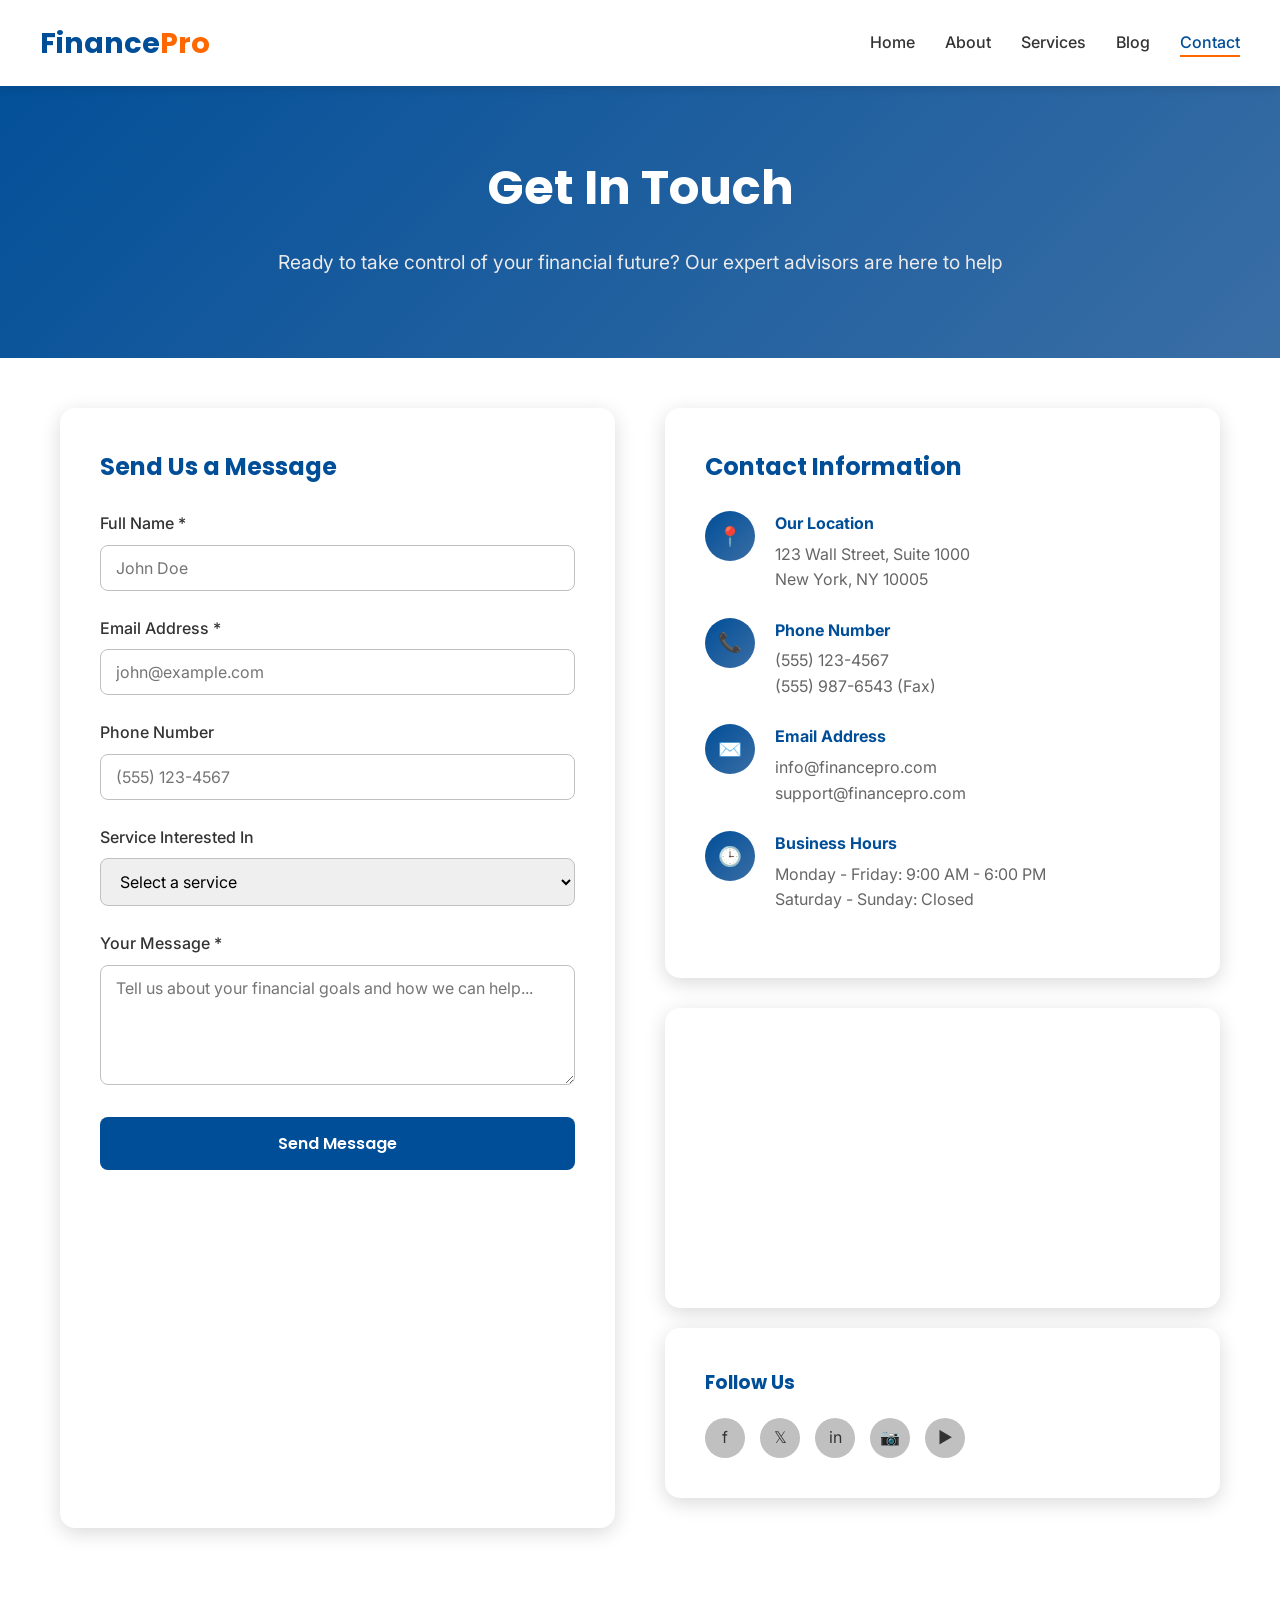
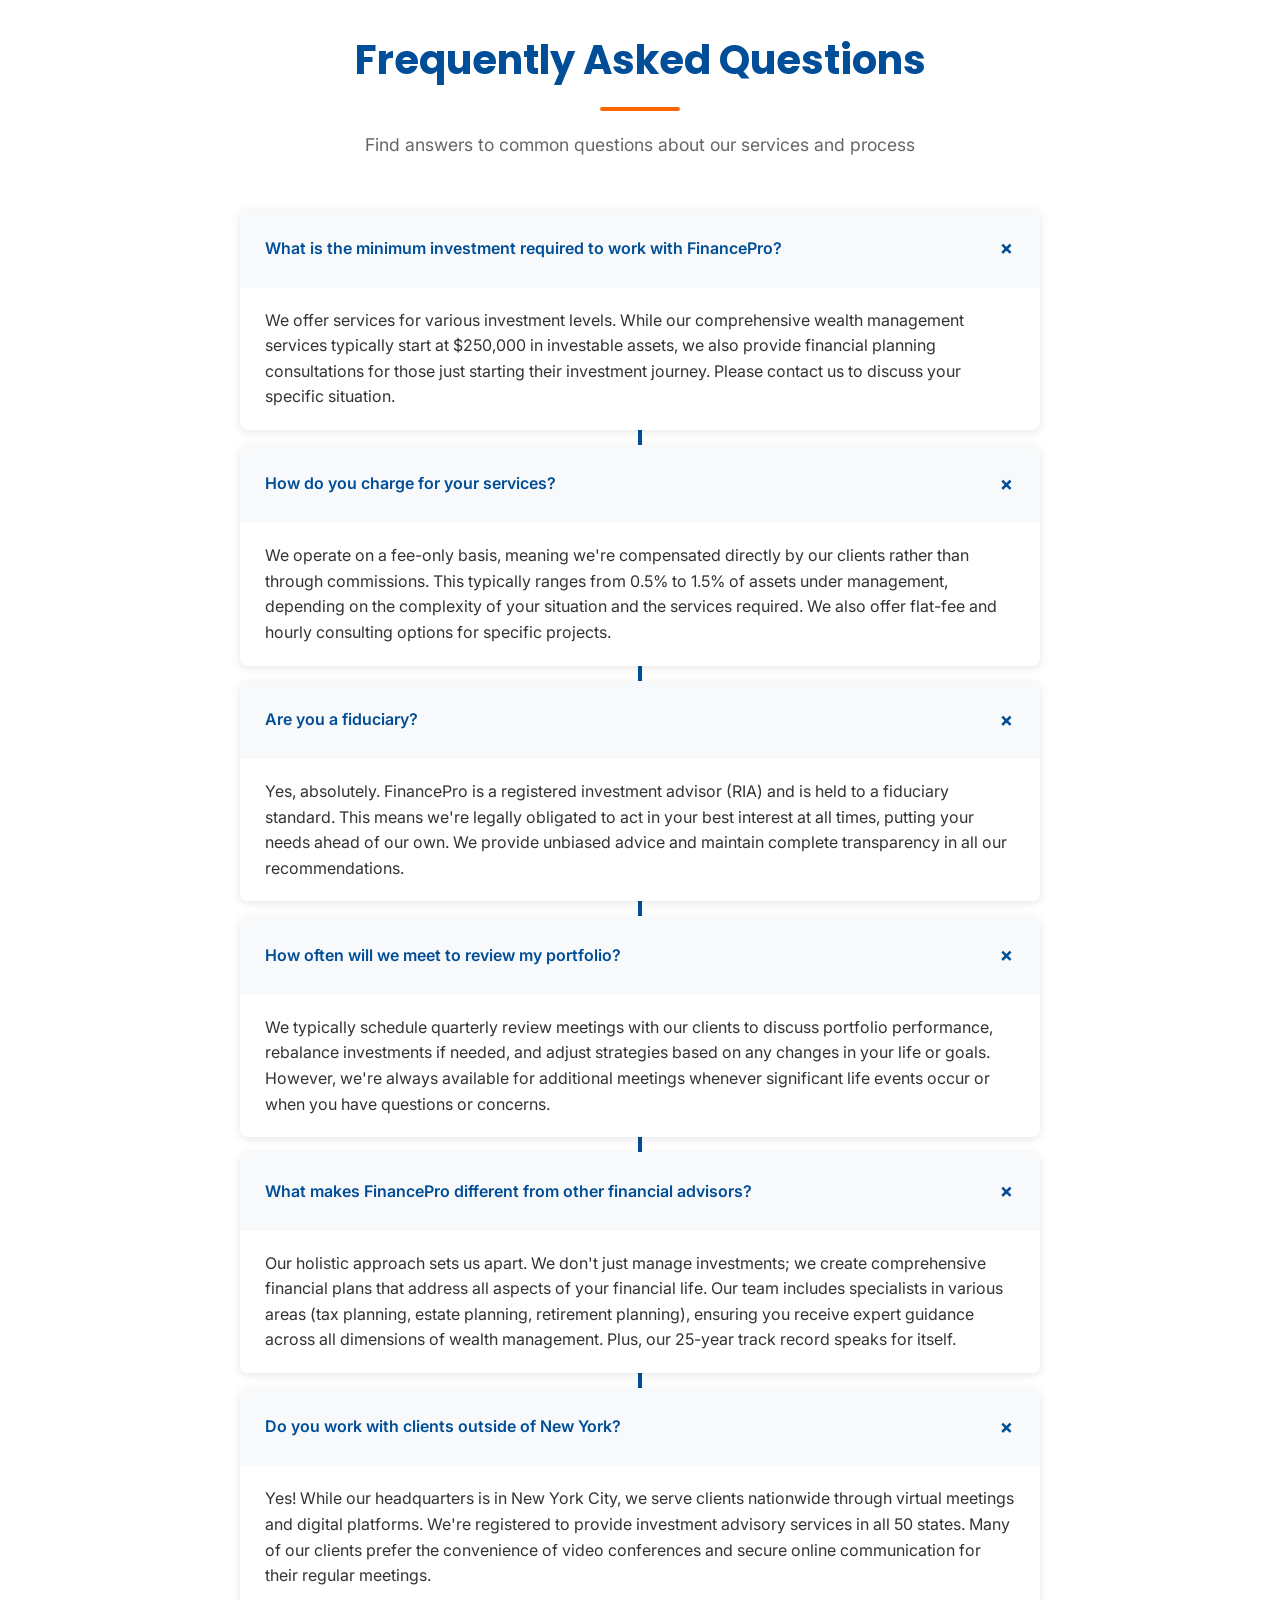
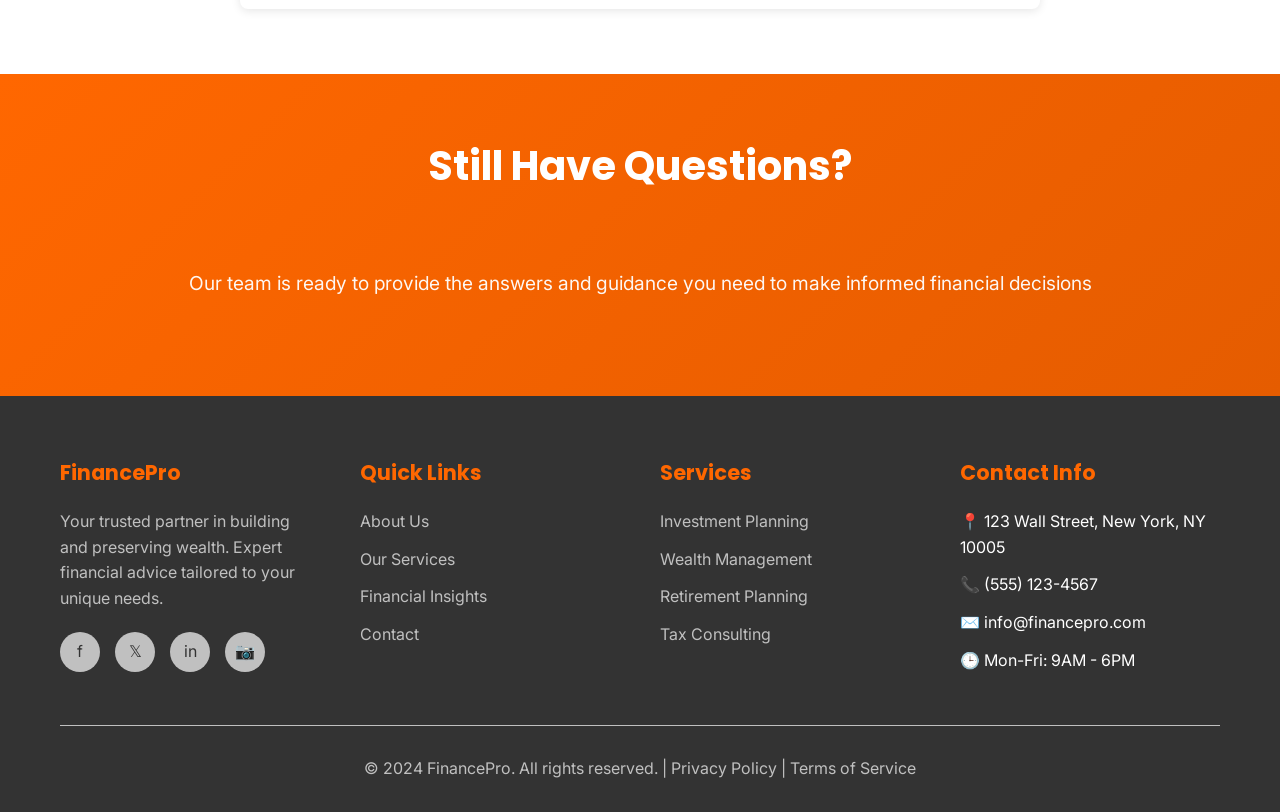
<file: finance-website/contact.html>
<!DOCTYPE html>
<html lang="en">
<head>
  <meta charset="UTF-8">
  <meta name="viewport" content="width=device-width, initial-scale=1.0">
  <meta name="description" content="Get in touch with FinancePro's expert financial advisors. Schedule a consultation to discuss your investment, retirement, and wealth management needs.">
  <meta name="keywords" content="contact financial advisor, finance consultation, investment advisor contact, wealth management contact, financial planning consultation">
  <meta name="author" content="FinancePro">
  
  <!-- Open Graph Meta Tags -->
  <meta property="og:title" content="Contact Us - FinancePro Financial Advisors">
  <meta property="og:description" content="Ready to take control of your financial future? Contact our expert team for a free consultation.">
  <meta property="og:type" content="website">
  
  <title>Contact Us - FinancePro | Free Financial Consultation</title>
  
  <!-- Google Fonts -->
  <link rel="preconnect" href="https://fonts.googleapis.com">
  <link rel="preconnect" href="https://fonts.gstatic.com" crossorigin>
  <link href="https://fonts.googleapis.com/css2?family=Inter:wght@300;400;500;600;700&family=Poppins:wght@400;500;600;700;800&display=swap" rel="stylesheet">
  
  <!-- Stylesheet -->
  <link rel="stylesheet" href="css/style.css">
  
  <!-- Favicon -->
  <link rel="icon" type="image/svg+xml" href="data:image/svg+xml,<svg xmlns='http://www.w3.org/2000/svg' viewBox='0 0 100 100'><text y='.9em' font-size='90'>💰</text></svg>">
</head>
<body>
  
  <!-- Loading Screen -->
  <div class="loading">
    <div class="loading-spinner"></div>
  </div>
  
  <!-- Header & Navigation -->
  <header class="header">
    <nav class="navbar container">
      <a href="index.html" class="logo">Finance<span>Pro</span></a>
      
      <ul class="nav-menu">
        <li class="nav-item"><a href="index.html" class="nav-link">Home</a></li>
        <li class="nav-item"><a href="about.html" class="nav-link">About</a></li>
        <li class="nav-item"><a href="services.html" class="nav-link">Services</a></li>
        <li class="nav-item"><a href="blog.html" class="nav-link">Blog</a></li>
        <li class="nav-item"><a href="contact.html" class="nav-link active">Contact</a></li>
      </ul>
      
      <div class="hamburger">
        <span class="bar"></span>
        <span class="bar"></span>
        <span class="bar"></span>
      </div>
    </nav>
  </header>
  
  <!-- Contact Hero -->
  <section class="contact-hero">
    <div class="container">
      <h1>Get In Touch</h1>
      <p>Ready to take control of your financial future? Our expert advisors are here to help</p>
    </div>
  </section>
  
  <!-- Contact Container -->
  <div class="container">
    <div class="contact-container">
      
      <!-- Contact Form -->
      <div class="contact-form-wrapper reveal-left">
        <h2 style="font-family: var(--font-secondary); color: var(--primary-color); margin-bottom: 25px;">Send Us a Message</h2>
        
        <form id="contactForm">
          <div class="form-group">
            <label for="name">Full Name *</label>
            <input type="text" id="name" name="name" placeholder="John Doe" required>
            <span class="error-message">Name is required</span>
          </div>
          
          <div class="form-group">
            <label for="email">Email Address *</label>
            <input type="email" id="email" name="email" placeholder="john@example.com" required>
            <span class="error-message">Please enter a valid email address</span>
          </div>
          
          <div class="form-group">
            <label for="phone">Phone Number</label>
            <input type="tel" id="phone" name="phone" placeholder="(555) 123-4567">
            <span class="error-message">Please enter a valid phone number</span>
          </div>
          
          <div class="form-group">
            <label for="service">Service Interested In</label>
            <select id="service" name="service">
              <option value="">Select a service</option>
              <option value="investment">Investment Planning</option>
              <option value="wealth">Wealth Management</option>
              <option value="retirement">Retirement Planning</option>
              <option value="tax">Tax Consulting</option>
              <option value="corporate">Corporate Finance</option>
              <option value="other">Other</option>
            </select>
          </div>
          
          <div class="form-group">
            <label for="message">Your Message *</label>
            <textarea id="message" name="message" placeholder="Tell us about your financial goals and how we can help..." required></textarea>
            <span class="error-message">Message is required</span>
          </div>
          
          <button type="submit" class="btn btn-primary" style="width: 100%;">Send Message</button>
        </form>
      </div>
      
      <!-- Contact Info -->
      <div class="contact-info reveal-right">
        
        <div class="contact-info-card">
          <h2 style="font-family: var(--font-secondary); color: var(--primary-color); margin-bottom: 25px;">Contact Information</h2>
          
          <div class="contact-info-item">
            <div class="contact-info-icon">📍</div>
            <div class="contact-info-text">
              <h4>Our Location</h4>
              <p>123 Wall Street, Suite 1000<br>New York, NY 10005</p>
            </div>
          </div>
          
          <div class="contact-info-item">
            <div class="contact-info-icon">📞</div>
            <div class="contact-info-text">
              <h4>Phone Number</h4>
              <p>(555) 123-4567<br>(555) 987-6543 (Fax)</p>
            </div>
          </div>
          
          <div class="contact-info-item">
            <div class="contact-info-icon">✉️</div>
            <div class="contact-info-text">
              <h4>Email Address</h4>
              <p>info@financepro.com<br>support@financepro.com</p>
            </div>
          </div>
          
          <div class="contact-info-item">
            <div class="contact-info-icon">🕒</div>
            <div class="contact-info-text">
              <h4>Business Hours</h4>
              <p>Monday - Friday: 9:00 AM - 6:00 PM<br>Saturday - Sunday: Closed</p>
            </div>
          </div>
        </div>
        
        <!-- Map -->
        <div class="map-container">
          <iframe src="https://www.google.com/maps/embed?pb=!1m18!1m12!1m3!1d3022.1422937950147!2d-73.9873196845941!3d40.75889497932681!2m3!1f0!2f0!3f0!3m2!1i1024!2i768!4f13.1!3m3!1m2!1s0x89c25855c6480299%3A0x55194ec5a1ae072e!2sTimes%20Square!5e0!3m2!1sen!2sus!4v1635959545214!5m2!1sen!2sus" allowfullscreen="" loading="lazy"></iframe>
        </div>
        
        <!-- Social Media -->
        <div class="contact-info-card mt-20">
          <h3 style="font-family: var(--font-secondary); color: var(--primary-color); margin-bottom: 20px;">Follow Us</h3>
          <div class="social-icons">
            <a href="#" class="social-icon" aria-label="Facebook">f</a>
            <a href="#" class="social-icon" aria-label="Twitter">𝕏</a>
            <a href="#" class="social-icon" aria-label="LinkedIn">in</a>
            <a href="#" class="social-icon" aria-label="Instagram">📷</a>
            <a href="#" class="social-icon" aria-label="YouTube">▶</a>
          </div>
        </div>
        
      </div>
    </div>
  </div>
  
  <!-- FAQ Section -->
  <section class="faq-section">
    <div class="container">
      <h2 class="section-title reveal">Frequently Asked Questions</h2>
      <p class="section-subtitle reveal">Find answers to common questions about our services and process</p>
      
      <div class="timeline">
        
        <div class="faq-item reveal">
          <div class="faq-question">
            <span>What is the minimum investment required to work with FinancePro?</span>
            <span class="icon">+</span>
          </div>
          <div class="faq-answer">
            <p>We offer services for various investment levels. While our comprehensive wealth management services typically start at $250,000 in investable assets, we also provide financial planning consultations for those just starting their investment journey. Please contact us to discuss your specific situation.</p>
          </div>
        </div>
        
        <div class="faq-item reveal">
          <div class="faq-question">
            <span>How do you charge for your services?</span>
            <span class="icon">+</span>
          </div>
          <div class="faq-answer">
            <p>We operate on a fee-only basis, meaning we're compensated directly by our clients rather than through commissions. This typically ranges from 0.5% to 1.5% of assets under management, depending on the complexity of your situation and the services required. We also offer flat-fee and hourly consulting options for specific projects.</p>
          </div>
        </div>
        
        <div class="faq-item reveal">
          <div class="faq-question">
            <span>Are you a fiduciary?</span>
            <span class="icon">+</span>
          </div>
          <div class="faq-answer">
            <p>Yes, absolutely. FinancePro is a registered investment advisor (RIA) and is held to a fiduciary standard. This means we're legally obligated to act in your best interest at all times, putting your needs ahead of our own. We provide unbiased advice and maintain complete transparency in all our recommendations.</p>
          </div>
        </div>
        
        <div class="faq-item reveal">
          <div class="faq-question">
            <span>How often will we meet to review my portfolio?</span>
            <span class="icon">+</span>
          </div>
          <div class="faq-answer">
            <p>We typically schedule quarterly review meetings with our clients to discuss portfolio performance, rebalance investments if needed, and adjust strategies based on any changes in your life or goals. However, we're always available for additional meetings whenever significant life events occur or when you have questions or concerns.</p>
          </div>
        </div>
        
        <div class="faq-item reveal">
          <div class="faq-question">
            <span>What makes FinancePro different from other financial advisors?</span>
            <span class="icon">+</span>
          </div>
          <div class="faq-answer">
            <p>Our holistic approach sets us apart. We don't just manage investments; we create comprehensive financial plans that address all aspects of your financial life. Our team includes specialists in various areas (tax planning, estate planning, retirement planning), ensuring you receive expert guidance across all dimensions of wealth management. Plus, our 25-year track record speaks for itself.</p>
          </div>
        </div>
        
        <div class="faq-item reveal">
          <div class="faq-question">
            <span>Do you work with clients outside of New York?</span>
            <span class="icon">+</span>
          </div>
          <div class="faq-answer">
            <p>Yes! While our headquarters is in New York City, we serve clients nationwide through virtual meetings and digital platforms. We're registered to provide investment advisory services in all 50 states. Many of our clients prefer the convenience of video conferences and secure online communication for their regular meetings.</p>
          </div>
        </div>
        
      </div>
    </div>
  </section>
  
  <!-- CTA Banner -->
  <section class="cta-banner">
    <div class="container">
      <h2 class="reveal">Still Have Questions?</h2>
      <p class="reveal">Our team is ready to provide the answers and guidance you need to make informed financial decisions</p>
      <a href="tel:5551234567" class="btn btn-outline reveal">Call (555) 123-4567</a>
    </div>
  </section>
  
  <!-- Footer -->
  <footer class="footer">
    <div class="container">
      <div class="footer-content">
        <div class="footer-column">
          <h3>FinancePro</h3>
          <p>Your trusted partner in building and preserving wealth. Expert financial advice tailored to your unique needs.</p>
          <div class="social-icons">
            <a href="#" class="social-icon" aria-label="Facebook">f</a>
            <a href="#" class="social-icon" aria-label="Twitter">𝕏</a>
            <a href="#" class="social-icon" aria-label="LinkedIn">in</a>
            <a href="#" class="social-icon" aria-label="Instagram">📷</a>
          </div>
        </div>
        
        <div class="footer-column">
          <h3>Quick Links</h3>
          <ul class="footer-links">
            <li><a href="about.html">About Us</a></li>
            <li><a href="services.html">Our Services</a></li>
            <li><a href="blog.html">Financial Insights</a></li>
            <li><a href="contact.html">Contact</a></li>
          </ul>
        </div>
        
        <div class="footer-column">
          <h3>Services</h3>
          <ul class="footer-links">
            <li><a href="services.html">Investment Planning</a></li>
            <li><a href="services.html">Wealth Management</a></li>
            <li><a href="services.html">Retirement Planning</a></li>
            <li><a href="services.html">Tax Consulting</a></li>
          </ul>
        </div>
        
        <div class="footer-column">
          <h3>Contact Info</h3>
          <ul class="footer-links">
            <li>📍 123 Wall Street, New York, NY 10005</li>
            <li>📞 (555) 123-4567</li>
            <li>✉️ info@financepro.com</li>
            <li>🕒 Mon-Fri: 9AM - 6PM</li>
          </ul>
        </div>
      </div>
      
      <div class="footer-bottom">
        <p>&copy; 2024 FinancePro. All rights reserved. | <a href="#">Privacy Policy</a> | <a href="#">Terms of Service</a></p>
      </div>
    </div>
  </footer>
  
  <!-- Main JavaScript -->
  <script src="js/script.js"></script>
  
</body>
</html>
</file>
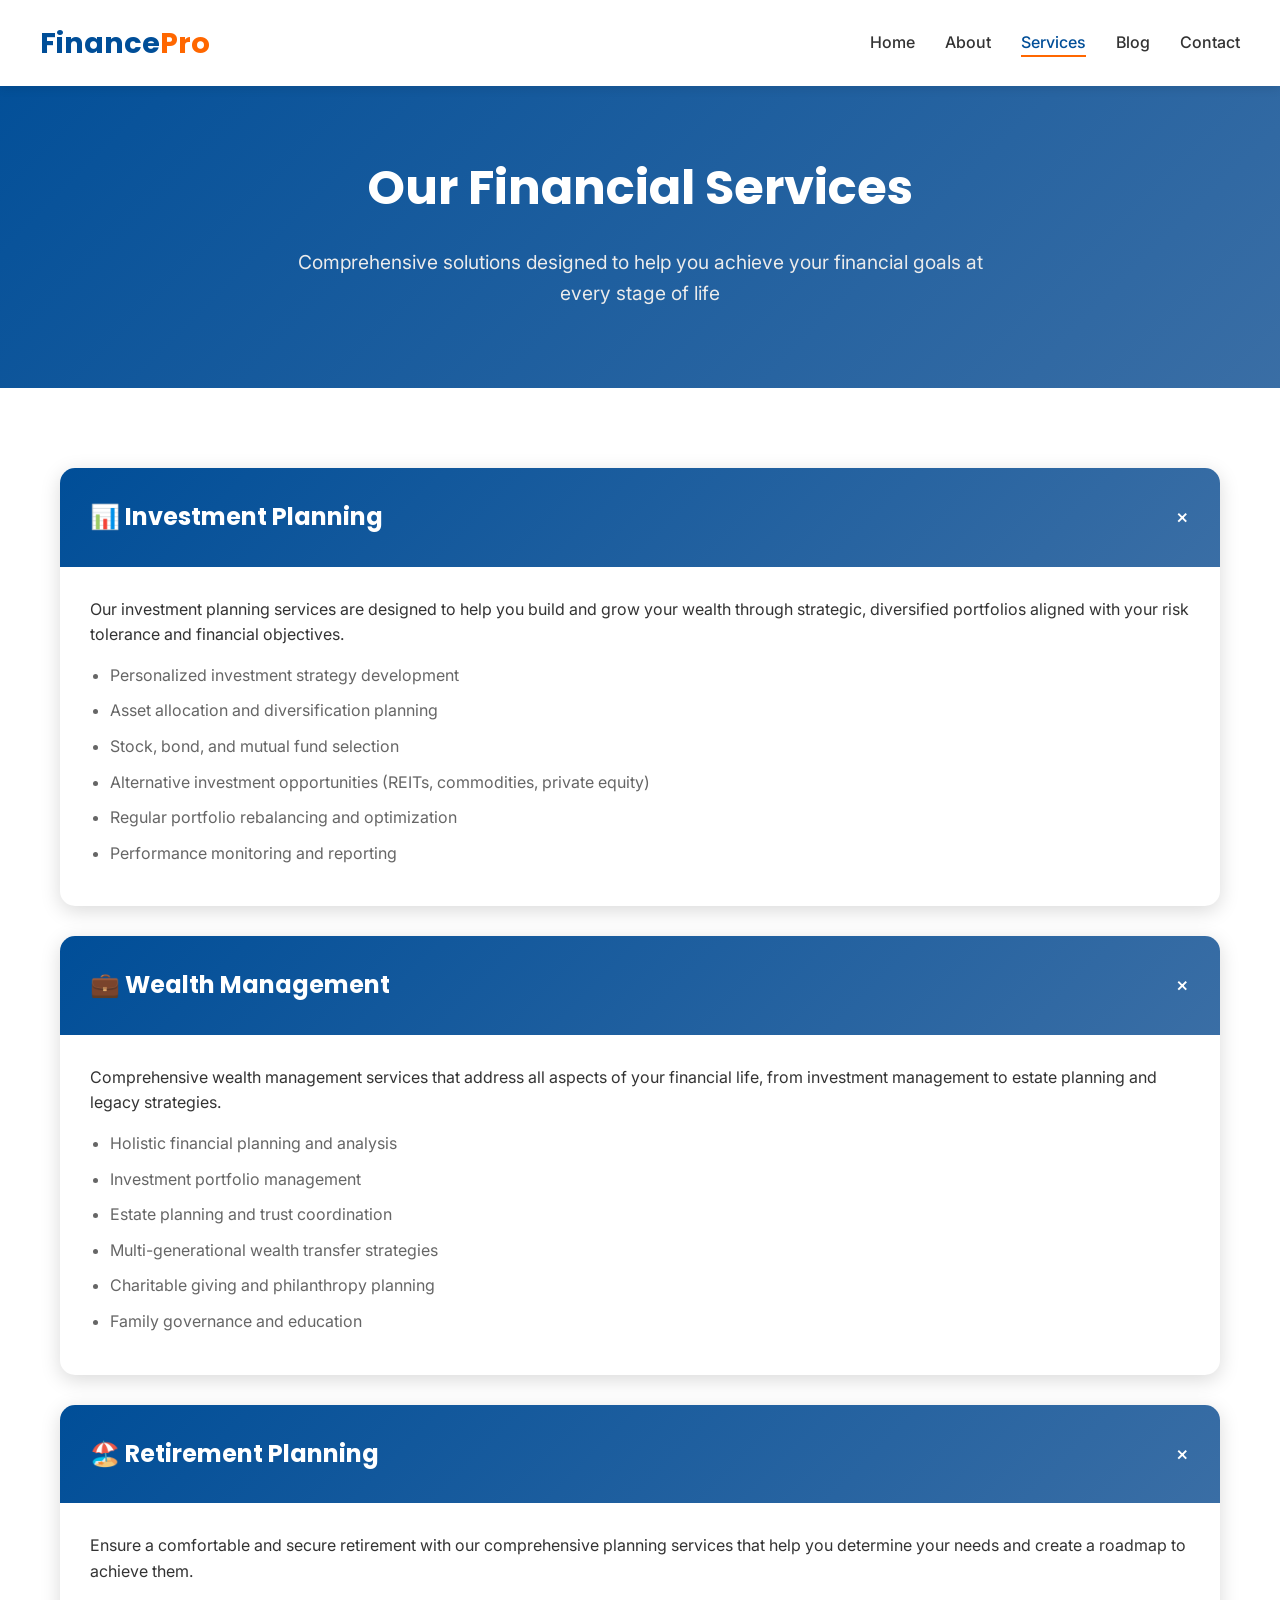
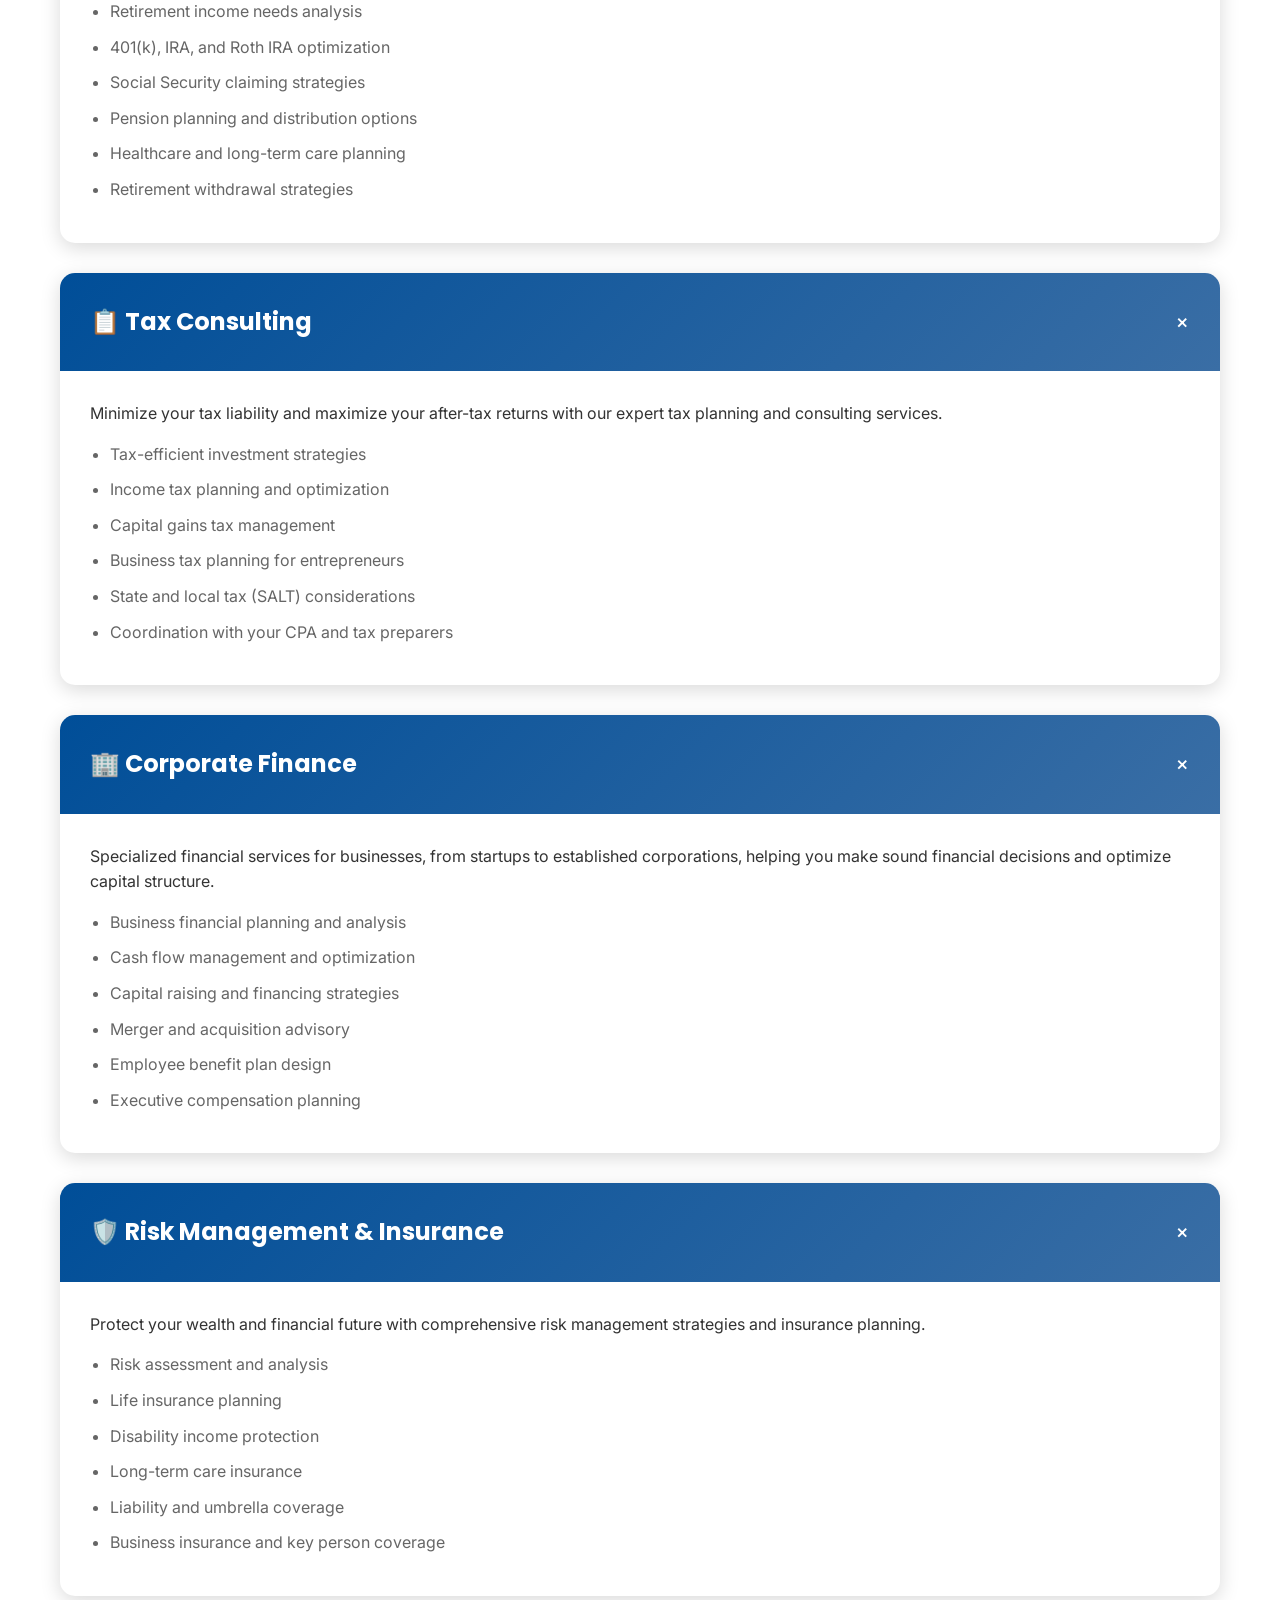
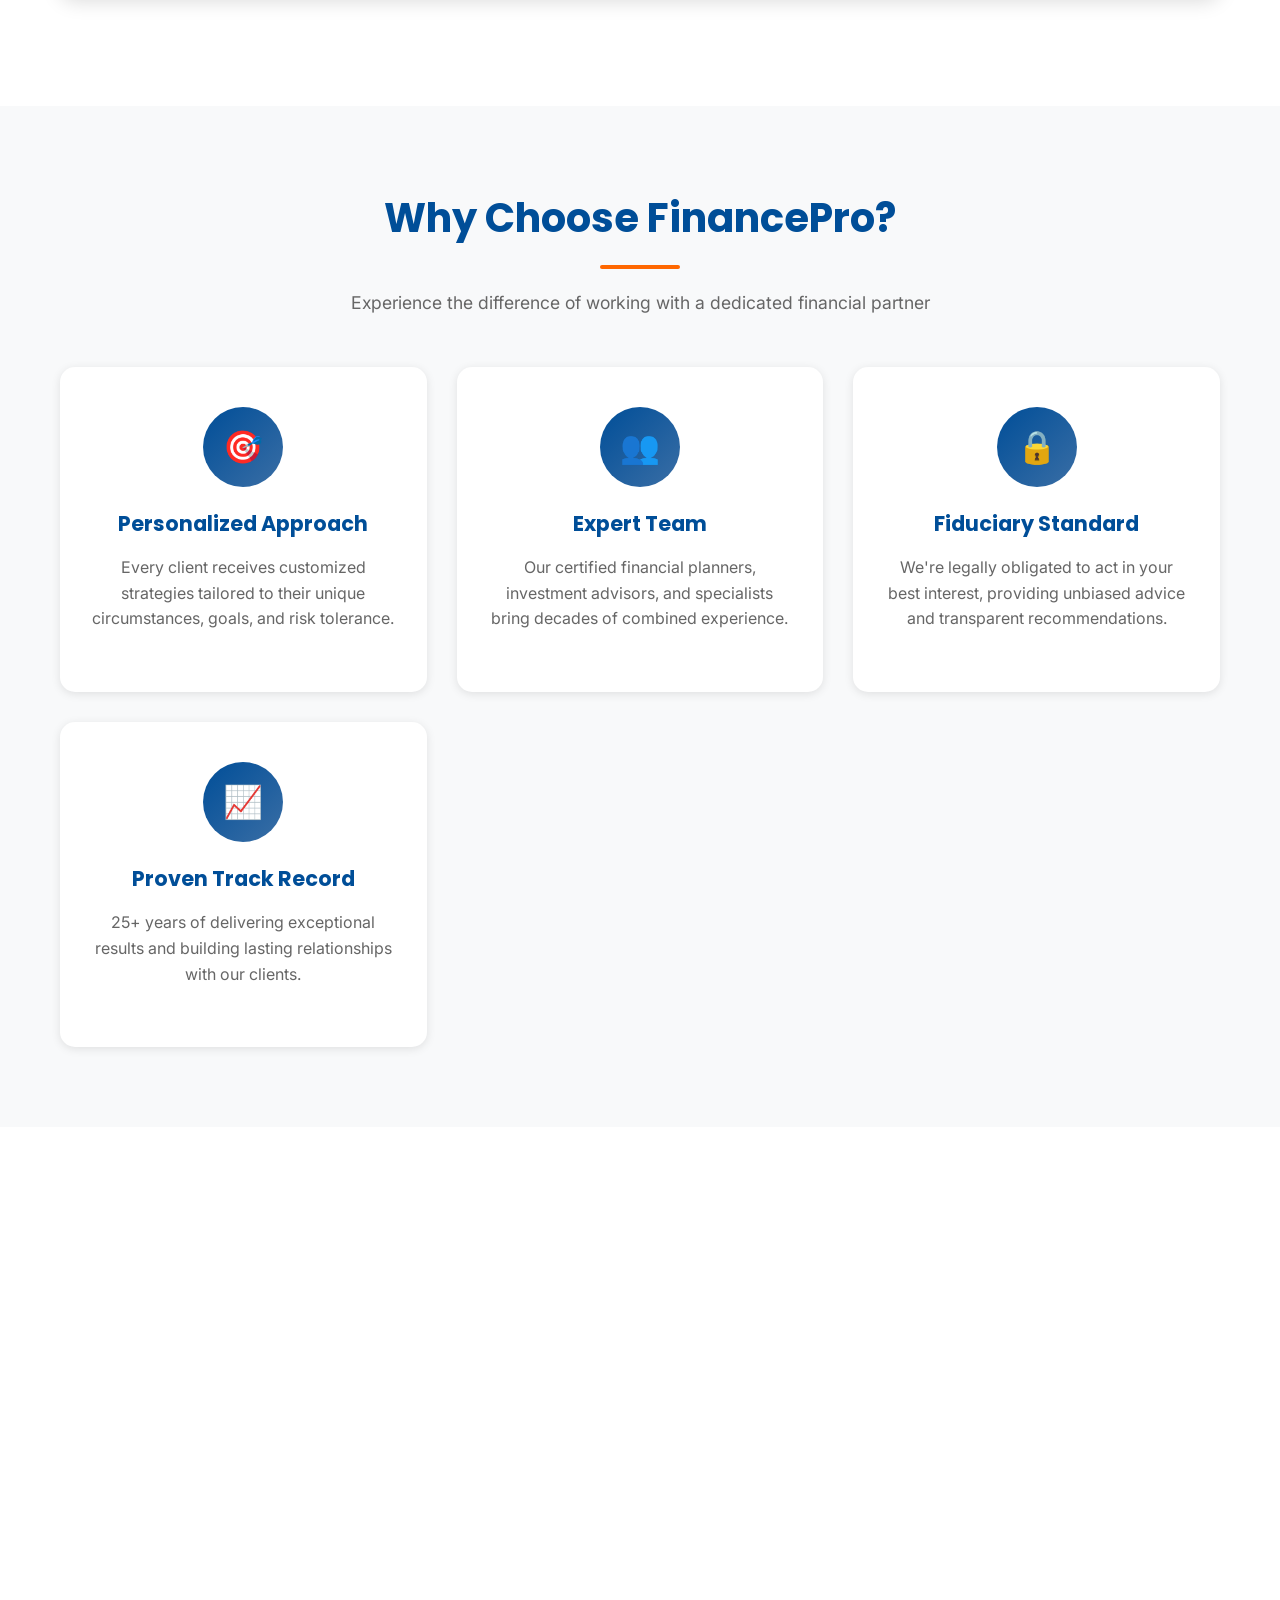
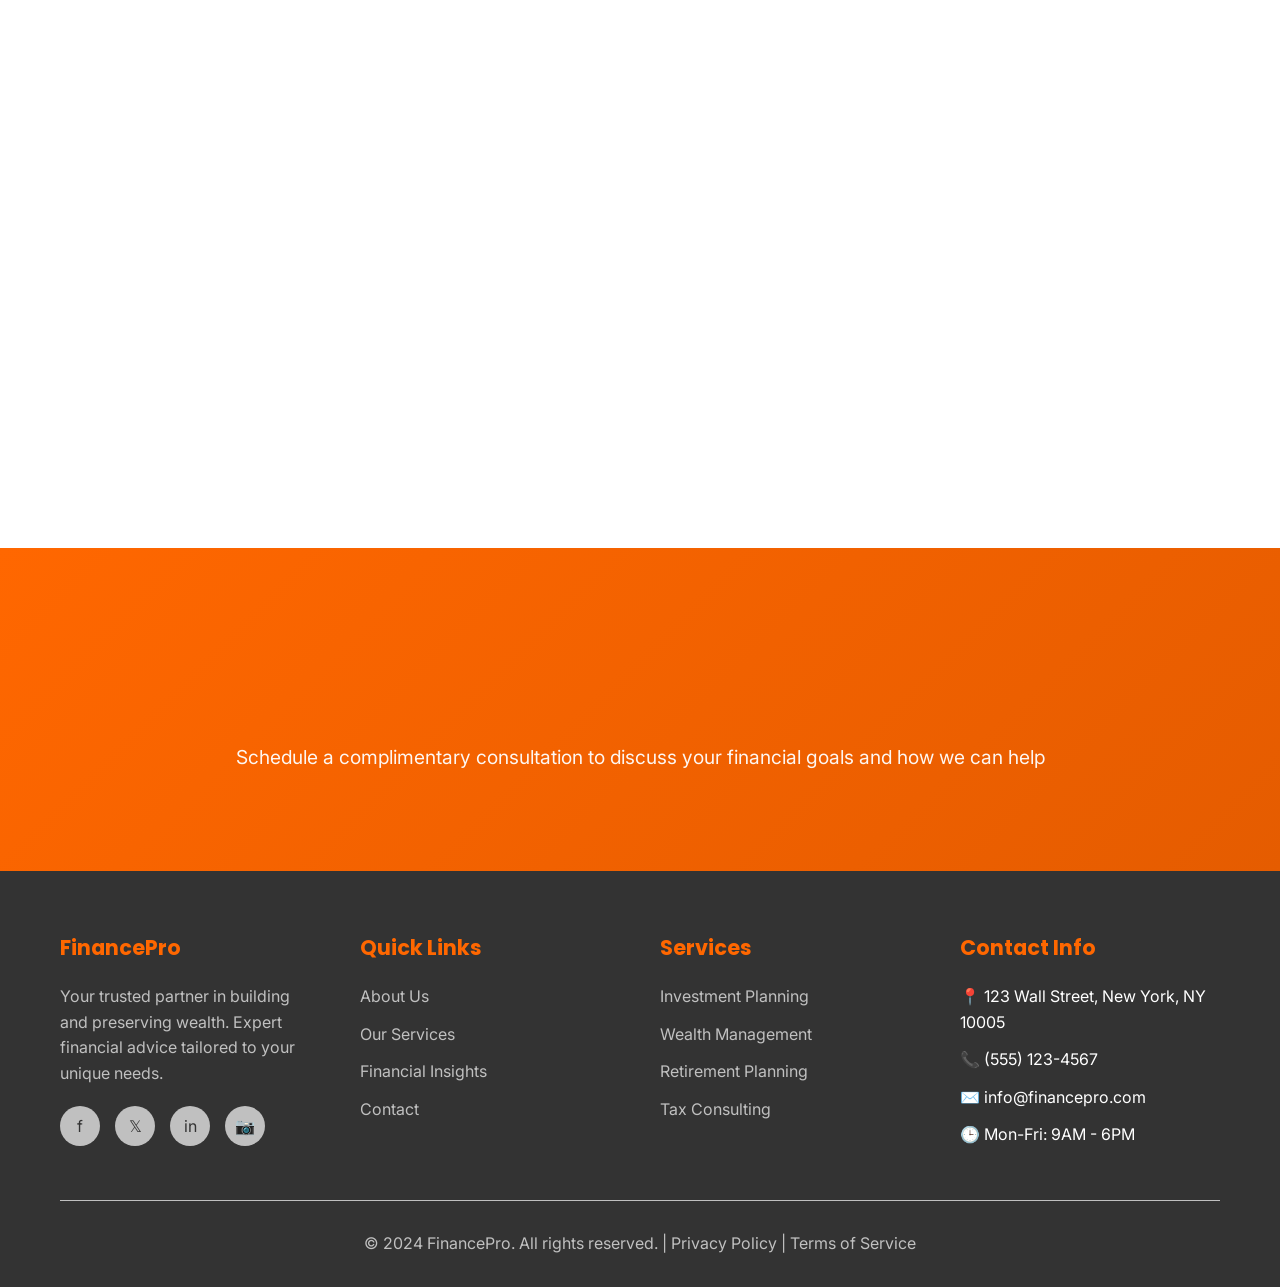
<file: finance-website/services.html>
<!DOCTYPE html>
<html lang="en">
<head>
  <meta charset="UTF-8">
  <meta name="viewport" content="width=device-width, initial-scale=1.0">
  <meta name="description" content="Explore our comprehensive financial services including investment planning, wealth management, retirement planning, tax consulting, and corporate finance solutions.">
  <meta name="keywords" content="financial services, investment planning, wealth management, retirement planning, tax consulting, corporate finance">
  <meta name="author" content="FinancePro">
  
  <!-- Open Graph Meta Tags -->
  <meta property="og:title" content="Our Services - FinancePro Financial Solutions">
  <meta property="og:description" content="Comprehensive financial services tailored to your needs. Expert guidance for every stage of your financial journey.">
  <meta property="og:type" content="website">
  
  <title>Our Services - FinancePro | Investment & Wealth Management Solutions</title>
  
  <!-- Google Fonts -->
  <link rel="preconnect" href="https://fonts.googleapis.com">
  <link rel="preconnect" href="https://fonts.gstatic.com" crossorigin>
  <link href="https://fonts.googleapis.com/css2?family=Inter:wght@300;400;500;600;700&family=Poppins:wght@400;500;600;700;800&display=swap" rel="stylesheet">
  
  <!-- Stylesheet -->
  <link rel="stylesheet" href="css/style.css">
  
  <!-- Favicon -->
  <link rel="icon" type="image/svg+xml" href="data:image/svg+xml,<svg xmlns='http://www.w3.org/2000/svg' viewBox='0 0 100 100'><text y='.9em' font-size='90'>💰</text></svg>">
</head>
<body>
  
  <!-- Loading Screen -->
  <div class="loading">
    <div class="loading-spinner"></div>
  </div>
  
  <!-- Header & Navigation -->
  <header class="header">
    <nav class="navbar container">
      <a href="index.html" class="logo">Finance<span>Pro</span></a>
      
      <ul class="nav-menu">
        <li class="nav-item"><a href="index.html" class="nav-link">Home</a></li>
        <li class="nav-item"><a href="about.html" class="nav-link">About</a></li>
        <li class="nav-item"><a href="services.html" class="nav-link active">Services</a></li>
        <li class="nav-item"><a href="blog.html" class="nav-link">Blog</a></li>
        <li class="nav-item"><a href="contact.html" class="nav-link">Contact</a></li>
      </ul>
      
      <div class="hamburger">
        <span class="bar"></span>
        <span class="bar"></span>
        <span class="bar"></span>
      </div>
    </nav>
  </header>
  
  <!-- Services Hero -->
  <section class="services-hero">
    <div class="container">
      <h1>Our Financial Services</h1>
      <p>Comprehensive solutions designed to help you achieve your financial goals at every stage of life</p>
    </div>
  </section>
  
  <!-- Services Detail Section -->
  <section class="section">
    <div class="container">
      
      <!-- Investment Planning -->
      <div class="service-detail-card reveal">
        <div class="service-detail-header">
          <h3>📊 Investment Planning</h3>
          <span class="toggle-icon">+</span>
        </div>
        <div class="service-detail-body">
          <p>Our investment planning services are designed to help you build and grow your wealth through strategic, diversified portfolios aligned with your risk tolerance and financial objectives.</p>
          <ul>
            <li>Personalized investment strategy development</li>
            <li>Asset allocation and diversification planning</li>
            <li>Stock, bond, and mutual fund selection</li>
            <li>Alternative investment opportunities (REITs, commodities, private equity)</li>
            <li>Regular portfolio rebalancing and optimization</li>
            <li>Performance monitoring and reporting</li>
          </ul>
        </div>
      </div>
      
      <!-- Wealth Management -->
      <div class="service-detail-card reveal">
        <div class="service-detail-header">
          <h3>💼 Wealth Management</h3>
          <span class="toggle-icon">+</span>
        </div>
        <div class="service-detail-body">
          <p>Comprehensive wealth management services that address all aspects of your financial life, from investment management to estate planning and legacy strategies.</p>
          <ul>
            <li>Holistic financial planning and analysis</li>
            <li>Investment portfolio management</li>
            <li>Estate planning and trust coordination</li>
            <li>Multi-generational wealth transfer strategies</li>
            <li>Charitable giving and philanthropy planning</li>
            <li>Family governance and education</li>
          </ul>
        </div>
      </div>
      
      <!-- Retirement Planning -->
      <div class="service-detail-card reveal">
        <div class="service-detail-header">
          <h3>🏖️ Retirement Planning</h3>
          <span class="toggle-icon">+</span>
        </div>
        <div class="service-detail-body">
          <p>Ensure a comfortable and secure retirement with our comprehensive planning services that help you determine your needs and create a roadmap to achieve them.</p>
          <ul>
            <li>Retirement income needs analysis</li>
            <li>401(k), IRA, and Roth IRA optimization</li>
            <li>Social Security claiming strategies</li>
            <li>Pension planning and distribution options</li>
            <li>Healthcare and long-term care planning</li>
            <li>Retirement withdrawal strategies</li>
          </ul>
        </div>
      </div>
      
      <!-- Tax Consulting -->
      <div class="service-detail-card reveal">
        <div class="service-detail-header">
          <h3>📋 Tax Consulting</h3>
          <span class="toggle-icon">+</span>
        </div>
        <div class="service-detail-body">
          <p>Minimize your tax liability and maximize your after-tax returns with our expert tax planning and consulting services.</p>
          <ul>
            <li>Tax-efficient investment strategies</li>
            <li>Income tax planning and optimization</li>
            <li>Capital gains tax management</li>
            <li>Business tax planning for entrepreneurs</li>
            <li>State and local tax (SALT) considerations</li>
            <li>Coordination with your CPA and tax preparers</li>
          </ul>
        </div>
      </div>
      
      <!-- Corporate Finance -->
      <div class="service-detail-card reveal">
        <div class="service-detail-header">
          <h3>🏢 Corporate Finance</h3>
          <span class="toggle-icon">+</span>
        </div>
        <div class="service-detail-body">
          <p>Specialized financial services for businesses, from startups to established corporations, helping you make sound financial decisions and optimize capital structure.</p>
          <ul>
            <li>Business financial planning and analysis</li>
            <li>Cash flow management and optimization</li>
            <li>Capital raising and financing strategies</li>
            <li>Merger and acquisition advisory</li>
            <li>Employee benefit plan design</li>
            <li>Executive compensation planning</li>
          </ul>
        </div>
      </div>
      
      <!-- Risk Management -->
      <div class="service-detail-card reveal">
        <div class="service-detail-header">
          <h3>🛡️ Risk Management & Insurance</h3>
          <span class="toggle-icon">+</span>
        </div>
        <div class="service-detail-body">
          <p>Protect your wealth and financial future with comprehensive risk management strategies and insurance planning.</p>
          <ul>
            <li>Risk assessment and analysis</li>
            <li>Life insurance planning</li>
            <li>Disability income protection</li>
            <li>Long-term care insurance</li>
            <li>Liability and umbrella coverage</li>
            <li>Business insurance and key person coverage</li>
          </ul>
        </div>
      </div>
      
    </div>
  </section>
  
  <!-- Why Choose Us -->
  <section class="section" style="background: var(--light-gray);">
    <div class="container">
      <h2 class="section-title reveal">Why Choose FinancePro?</h2>
      <p class="section-subtitle reveal">Experience the difference of working with a dedicated financial partner</p>
      
      <div class="services-grid">
        <div class="service-card reveal">
          <div class="service-icon">🎯</div>
          <h3>Personalized Approach</h3>
          <p>Every client receives customized strategies tailored to their unique circumstances, goals, and risk tolerance.</p>
        </div>
        
        <div class="service-card reveal">
          <div class="service-icon">👥</div>
          <h3>Expert Team</h3>
          <p>Our certified financial planners, investment advisors, and specialists bring decades of combined experience.</p>
        </div>
        
        <div class="service-card reveal">
          <div class="service-icon">🔒</div>
          <h3>Fiduciary Standard</h3>
          <p>We're legally obligated to act in your best interest, providing unbiased advice and transparent recommendations.</p>
        </div>
        
        <div class="service-card reveal">
          <div class="service-icon">📈</div>
          <h3>Proven Track Record</h3>
          <p>25+ years of delivering exceptional results and building lasting relationships with our clients.</p>
        </div>
      </div>
    </div>
  </section>
  
  <!-- Process Section -->
  <section class="section">
    <div class="container">
      <h2 class="section-title reveal">Our Process</h2>
      <p class="section-subtitle reveal">A clear, structured approach to achieving your financial goals</p>
      
      <div class="services-grid">
        <div class="service-card reveal">
          <div class="service-icon">1️⃣</div>
          <h3>Discovery</h3>
          <p>We start by understanding your financial situation, goals, values, and concerns through comprehensive discussions.</p>
        </div>
        
        <div class="service-card reveal">
          <div class="service-icon">2️⃣</div>
          <h3>Analysis</h3>
          <p>Our team analyzes your current financial position and identifies opportunities for improvement and growth.</p>
        </div>
        
        <div class="service-card reveal">
          <div class="service-icon">3️⃣</div>
          <h3>Strategy</h3>
          <p>We develop a customized financial plan with specific recommendations aligned with your objectives.</p>
        </div>
        
        <div class="service-card reveal">
          <div class="service-icon">4️⃣</div>
          <h3>Implementation</h3>
          <p>We help you put the plan into action, coordinating with your other professionals as needed.</p>
        </div>
        
        <div class="service-card reveal">
          <div class="service-icon">5️⃣</div>
          <h3>Monitoring</h3>
          <p>Regular reviews and adjustments ensure your plan stays on track as your life and markets evolve.</p>
        </div>
        
        <div class="service-card reveal">
          <div class="service-icon">6️⃣</div>
          <h3>Support</h3>
          <p>Ongoing communication and support to answer questions and address concerns whenever they arise.</p>
        </div>
      </div>
    </div>
  </section>
  
  <!-- CTA Banner -->
  <section class="cta-banner">
    <div class="container">
      <h2 class="reveal">Ready to Get Started?</h2>
      <p class="reveal">Schedule a complimentary consultation to discuss your financial goals and how we can help</p>
      <a href="contact.html" class="btn btn-outline reveal">Book Your Free Consultation</a>
    </div>
  </section>
  
  <!-- Footer -->
  <footer class="footer">
    <div class="container">
      <div class="footer-content">
        <div class="footer-column">
          <h3>FinancePro</h3>
          <p>Your trusted partner in building and preserving wealth. Expert financial advice tailored to your unique needs.</p>
          <div class="social-icons">
            <a href="#" class="social-icon" aria-label="Facebook">f</a>
            <a href="#" class="social-icon" aria-label="Twitter">𝕏</a>
            <a href="#" class="social-icon" aria-label="LinkedIn">in</a>
            <a href="#" class="social-icon" aria-label="Instagram">📷</a>
          </div>
        </div>
        
        <div class="footer-column">
          <h3>Quick Links</h3>
          <ul class="footer-links">
            <li><a href="about.html">About Us</a></li>
            <li><a href="services.html">Our Services</a></li>
            <li><a href="blog.html">Financial Insights</a></li>
            <li><a href="contact.html">Contact</a></li>
          </ul>
        </div>
        
        <div class="footer-column">
          <h3>Services</h3>
          <ul class="footer-links">
            <li><a href="services.html">Investment Planning</a></li>
            <li><a href="services.html">Wealth Management</a></li>
            <li><a href="services.html">Retirement Planning</a></li>
            <li><a href="services.html">Tax Consulting</a></li>
          </ul>
        </div>
        
        <div class="footer-column">
          <h3>Contact Info</h3>
          <ul class="footer-links">
            <li>📍 123 Wall Street, New York, NY 10005</li>
            <li>📞 (555) 123-4567</li>
            <li>✉️ info@financepro.com</li>
            <li>🕒 Mon-Fri: 9AM - 6PM</li>
          </ul>
        </div>
      </div>
      
      <div class="footer-bottom">
        <p>&copy; 2024 FinancePro. All rights reserved. | <a href="#">Privacy Policy</a> | <a href="#">Terms of Service</a></p>
      </div>
    </div>
  </footer>
  
  <!-- Main JavaScript -->
  <script src="js/script.js"></script>
  
</body>
</html>
</file>
<file: finance-website/css/style.css>
/* ========================================
   FINANCE COMPANY WEBSITE - STYLESHEET
   Modern Professional Finance Template
   ======================================== */

/* CSS Variables */
:root {
  --primary-color: #004e98;
  --secondary-color: #3a6ea5;
  --accent-color: #ff6700;
  --neutral-light: #ebebeb;
  --neutral-medium: #c0c0c0;
  --dark-gray: #333333;
  --light-gray: #f8f9fa;
  --white: #ffffff;
  --black: #000000;
  
  --font-primary: 'Inter', sans-serif;
  --font-secondary: 'Poppins', sans-serif;
  
  --transition-fast: 0.3s ease;
  --transition-medium: 0.5s ease;
  --transition-slow: 0.8s ease;
  
  --shadow-sm: 0 2px 10px rgba(0, 0, 0, 0.1);
  --shadow-md: 0 5px 20px rgba(0, 0, 0, 0.15);
  --shadow-lg: 0 10px 40px rgba(0, 0, 0, 0.2);
  
  --border-radius: 8px;
  --border-radius-lg: 15px;
}

/* Reset & Base Styles */
* {
  margin: 0;
  padding: 0;
  box-sizing: border-box;
}

html {
  scroll-behavior: smooth;
}

body {
  font-family: var(--font-primary);
  color: var(--dark-gray);
  line-height: 1.6;
  overflow-x: hidden;
}

a {
  text-decoration: none;
  color: inherit;
  transition: var(--transition-fast);
}

ul {
  list-style: none;
}

img {
  max-width: 100%;
  height: auto;
  display: block;
}

.container {
  max-width: 1200px;
  margin: 0 auto;
  padding: 0 20px;
}

.section {
  padding: 80px 0;
}

.section-title {
  font-family: var(--font-secondary);
  font-size: 2.5rem;
  color: var(--primary-color);
  text-align: center;
  margin-bottom: 20px;
  position: relative;
}

.section-title::after {
  content: '';
  display: block;
  width: 80px;
  height: 4px;
  background: var(--accent-color);
  margin: 15px auto 0;
  border-radius: 2px;
}

.section-subtitle {
  text-align: center;
  color: #666;
  font-size: 1.1rem;
  max-width: 700px;
  margin: 0 auto 50px;
}

/* Button Styles */
.btn {
  display: inline-block;
  padding: 14px 32px;
  border-radius: var(--border-radius);
  font-weight: 600;
  font-family: var(--font-secondary);
  cursor: pointer;
  transition: all var(--transition-fast);
  border: none;
  font-size: 1rem;
}

.btn-primary {
  background: var(--primary-color);
  color: var(--white);
}

.btn-primary:hover {
  background: var(--secondary-color);
  transform: translateY(-3px);
  box-shadow: var(--shadow-md);
}

.btn-accent {
  background: var(--accent-color);
  color: var(--white);
}

.btn-accent:hover {
  background: #e55c00;
  transform: translateY(-3px);
  box-shadow: var(--shadow-md);
}

.btn-outline {
  background: transparent;
  border: 2px solid var(--white);
  color: var(--white);
}

.btn-outline:hover {
  background: var(--white);
  color: var(--primary-color);
}

/* ========================================
   HEADER & NAVIGATION
   ======================================== */
.header {
  position: fixed;
  top: 0;
  left: 0;
  width: 100%;
  z-index: 1000;
  background: var(--white);
  box-shadow: var(--shadow-sm);
  transition: var(--transition-fast);
}

.header.scrolled {
  box-shadow: var(--shadow-md);
}

.navbar {
  display: flex;
  justify-content: space-between;
  align-items: center;
  padding: 20px 0;
}

.logo {
  font-family: var(--font-secondary);
  font-size: 1.8rem;
  font-weight: 700;
  color: var(--primary-color);
}

.logo span {
  color: var(--accent-color);
}

.nav-menu {
  display: flex;
  gap: 30px;
}

.nav-link {
  font-weight: 500;
  color: var(--dark-gray);
  position: relative;
  padding: 5px 0;
}

.nav-link::after {
  content: '';
  position: absolute;
  bottom: 0;
  left: 0;
  width: 0;
  height: 2px;
  background: var(--accent-color);
  transition: var(--transition-fast);
}

.nav-link:hover::after,
.nav-link.active::after {
  width: 100%;
}

.nav-link:hover,
.nav-link.active {
  color: var(--primary-color);
}

.hamburger {
  display: none;
  cursor: pointer;
  flex-direction: column;
  gap: 5px;
}

.bar {
  width: 25px;
  height: 3px;
  background: var(--primary-color);
  transition: var(--transition-fast);
}

/* Mobile Menu */
@media (max-width: 768px) {
  .hamburger {
    display: flex;
  }

  .nav-menu {
    position: fixed;
    left: -100%;
    top: 70px;
    flex-direction: column;
    background: var(--white);
    width: 100%;
    text-align: center;
    transition: var(--transition-medium);
    box-shadow: var(--shadow-md);
    padding: 20px 0;
  }

  .nav-menu.active {
    left: 0;
  }

  .nav-item {
    margin: 15px 0;
  }

  .hamburger.active .bar:nth-child(1) {
    transform: translateY(8px) rotate(45deg);
  }

  .hamburger.active .bar:nth-child(2) {
    opacity: 0;
  }

  .hamburger.active .bar:nth-child(3) {
    transform: translateY(-8px) rotate(-45deg);
  }
}

/* ========================================
   HERO SECTION
   ======================================== */
.hero {
  background: linear-gradient(135deg, var(--primary-color) 0%, var(--secondary-color) 100%);
  min-height: 100vh;
  display: flex;
  align-items: center;
  padding-top: 80px;
  position: relative;
  overflow: hidden;
}

.hero::before {
  content: '';
  position: absolute;
  top: 0;
  left: 0;
  right: 0;
  bottom: 0;
  background: url('../assets/hero-pattern.svg') repeat;
  opacity: 0.1;
}

.hero-content {
  display: grid;
  grid-template-columns: 1fr 1fr;
  gap: 50px;
  align-items: center;
  position: relative;
  z-index: 1;
}

.hero-text h1 {
  font-family: var(--font-secondary);
  font-size: 3.5rem;
  color: var(--white);
  line-height: 1.2;
  margin-bottom: 20px;
  animation: fadeInUp 1s ease;
}

.hero-text p {
  color: var(--neutral-light);
  font-size: 1.2rem;
  margin-bottom: 30px;
  animation: fadeInUp 1s ease 0.2s backwards;
}

.hero-buttons {
  display: flex;
  gap: 15px;
  animation: fadeInUp 1s ease 0.4s backwards;
}

.hero-image {
  animation: fadeInRight 1s ease;
}

.hero-image img {
  border-radius: var(--border-radius-lg);
  box-shadow: var(--shadow-lg);
}

@keyframes fadeInUp {
  from {
    opacity: 0;
    transform: translateY(30px);
  }
  to {
    opacity: 1;
    transform: translateY(0);
  }
}

@keyframes fadeInRight {
  from {
    opacity: 0;
    transform: translateX(50px);
  }
  to {
    opacity: 1;
    transform: translateX(0);
  }
}

@media (max-width: 968px) {
  .hero-content {
    grid-template-columns: 1fr;
    text-align: center;
  }

  .hero-text h1 {
    font-size: 2.5rem;
  }

  .hero-buttons {
    justify-content: center;
  }

  .hero-image {
    order: -1;
  }
}

/* ========================================
   SERVICES OVERVIEW
   ======================================== */
.services-overview {
  background: var(--light-gray);
}

.services-grid {
  display: grid;
  grid-template-columns: repeat(auto-fit, minmax(280px, 1fr));
  gap: 30px;
}

.service-card {
  background: var(--white);
  padding: 40px 30px;
  border-radius: var(--border-radius-lg);
  box-shadow: var(--shadow-sm);
  transition: all var(--transition-medium);
  text-align: center;
  cursor: pointer;
}

.service-card:hover {
  transform: translateY(-10px);
  box-shadow: var(--shadow-lg);
}

.service-icon {
  width: 80px;
  height: 80px;
  margin: 0 auto 20px;
  background: linear-gradient(135deg, var(--primary-color), var(--secondary-color));
  border-radius: 50%;
  display: flex;
  align-items: center;
  justify-content: center;
  font-size: 2rem;
  color: var(--white);
  transition: var(--transition-medium);
}

.service-card:hover .service-icon {
  transform: scale(1.1) rotate(5deg);
}

.service-card h3 {
  font-family: var(--font-secondary);
  color: var(--primary-color);
  margin-bottom: 15px;
  font-size: 1.3rem;
}

.service-card p {
  color: #666;
  margin-bottom: 20px;
}

.service-link {
  color: var(--accent-color);
  font-weight: 600;
  display: inline-flex;
  align-items: center;
  gap: 5px;
}

.service-link:hover {
  gap: 10px;
}

/* ========================================
   STATISTICS COUNTERS
   ======================================== */
.statistics {
  background: var(--primary-color);
  color: var(--white);
}

.stats-grid {
  display: grid;
  grid-template-columns: repeat(auto-fit, minmax(200px, 1fr));
  gap: 40px;
  text-align: center;
}

.stat-item h2 {
  font-family: var(--font-secondary);
  font-size: 3rem;
  color: var(--accent-color);
  margin-bottom: 10px;
}

.stat-item p {
  font-size: 1.1rem;
  opacity: 0.9;
}

/* ========================================
   INVESTMENT PERFORMANCE
   ======================================== */
.investment-performance {
  background: var(--white);
}

.performance-content {
  display: grid;
  grid-template-columns: 1fr 1fr;
  gap: 50px;
  align-items: center;
}

.performance-chart {
  background: var(--light-gray);
  padding: 30px;
  border-radius: var(--border-radius-lg);
  box-shadow: var(--shadow-sm);
}

.performance-text h3 {
  font-family: var(--font-secondary);
  color: var(--primary-color);
  font-size: 2rem;
  margin-bottom: 20px;
}

.performance-text p {
  color: #666;
  margin-bottom: 30px;
}

.performance-list {
  margin-bottom: 30px;
}

.performance-list li {
  display: flex;
  align-items: center;
  gap: 15px;
  margin-bottom: 15px;
  padding: 15px;
  background: var(--light-gray);
  border-radius: var(--border-radius);
}

.performance-list li::before {
  content: '✓';
  color: var(--accent-color);
  font-weight: bold;
  font-size: 1.2rem;
}

@media (max-width: 768px) {
  .performance-content {
    grid-template-columns: 1fr;
  }
}

/* ========================================
   TESTIMONIALS
   ======================================== */
.testimonials {
  background: var(--light-gray);
}

.testimonials-slider {
  max-width: 900px;
  margin: 0 auto;
  position: relative;
  overflow: hidden;
}

.testimonial-slide {
  background: var(--white);
  padding: 50px;
  border-radius: var(--border-radius-lg);
  box-shadow: var(--shadow-md);
  text-align: center;
  display: none;
}

.testimonial-slide.active {
  display: block;
  animation: fadeIn 0.5s ease;
}

@keyframes fadeIn {
  from { opacity: 0; }
  to { opacity: 1; }
}

.testimonial-text {
  font-size: 1.2rem;
  font-style: italic;
  color: #555;
  margin-bottom: 30px;
  line-height: 1.8;
}

.testimonial-author {
  display: flex;
  align-items: center;
  justify-content: center;
  gap: 15px;
}

.author-avatar {
  width: 60px;
  height: 60px;
  border-radius: 50%;
  object-fit: cover;
}

.author-info h4 {
  color: var(--primary-color);
  font-family: var(--font-secondary);
  margin-bottom: 5px;
}

.author-info p {
  color: #666;
  font-size: 0.9rem;
}

.slider-dots {
  display: flex;
  justify-content: center;
  gap: 10px;
  margin-top: 30px;
}

.dot {
  width: 12px;
  height: 12px;
  border-radius: 50%;
  background: var(--neutral-medium);
  cursor: pointer;
  transition: var(--transition-fast);
}

.dot.active {
  background: var(--accent-color);
  transform: scale(1.2);
}

/* ========================================
   NEWS SECTION
   ======================================== */
.news-section {
  background: var(--white);
}

.news-grid {
  display: grid;
  grid-template-columns: repeat(auto-fit, minmax(300px, 1fr));
  gap: 30px;
}

.news-card {
  background: var(--white);
  border-radius: var(--border-radius-lg);
  overflow: hidden;
  box-shadow: var(--shadow-sm);
  transition: all var(--transition-medium);
}

.news-card:hover {
  transform: translateY(-5px);
  box-shadow: var(--shadow-lg);
}

.news-image {
  height: 200px;
  overflow: hidden;
}

.news-image img {
  width: 100%;
  height: 100%;
  object-fit: cover;
  transition: var(--transition-medium);
}

.news-card:hover .news-image img {
  transform: scale(1.1);
}

.news-content {
  padding: 25px;
}

.news-date {
  color: var(--accent-color);
  font-size: 0.9rem;
  margin-bottom: 10px;
}

.news-content h3 {
  font-family: var(--font-secondary);
  color: var(--primary-color);
  margin-bottom: 15px;
  font-size: 1.2rem;
}

.news-content p {
  color: #666;
  margin-bottom: 20px;
}

.read-more {
  color: var(--primary-color);
  font-weight: 600;
  display: inline-flex;
  align-items: center;
  gap: 5px;
}

.read-more:hover {
  gap: 10px;
  color: var(--accent-color);
}

/* ========================================
   CTA BANNER
   ======================================== */
.cta-banner {
  background: linear-gradient(135deg, var(--accent-color), #e55c00);
  padding: 60px 0;
  text-align: center;
}

.cta-banner h2 {
  font-family: var(--font-secondary);
  font-size: 2.5rem;
  color: var(--white);
  margin-bottom: 20px;
}

.cta-banner p {
  color: var(--white);
  font-size: 1.2rem;
  margin-bottom: 30px;
  opacity: 0.95;
}

/* ========================================
   FOOTER
   ======================================== */
.footer {
  background: var(--dark-gray);
  color: var(--white);
  padding: 60px 0 30px;
}

.footer-content {
  display: grid;
  grid-template-columns: repeat(auto-fit, minmax(250px, 1fr));
  gap: 40px;
  margin-bottom: 40px;
}

.footer-column h3 {
  font-family: var(--font-secondary);
  font-size: 1.3rem;
  margin-bottom: 20px;
  color: var(--accent-color);
}

.footer-column p {
  color: var(--neutral-medium);
  margin-bottom: 20px;
}

.footer-links li {
  margin-bottom: 12px;
}

.footer-links a {
  color: var(--neutral-medium);
  transition: var(--transition-fast);
}

.footer-links a:hover {
  color: var(--accent-color);
  padding-left: 5px;
}

.social-icons {
  display: flex;
  gap: 15px;
}

.social-icon {
  width: 40px;
  height: 40px;
  border-radius: 50%;
  background: var(--neutral-medium);
  display: flex;
  align-items: center;
  justify-content: center;
  color: var(--dark-gray);
  transition: var(--transition-fast);
}

.social-icon:hover {
  background: var(--accent-color);
  color: var(--white);
  transform: translateY(-3px);
}

.footer-bottom {
  border-top: 1px solid var(--neutral-medium);
  padding-top: 30px;
  text-align: center;
  color: var(--neutral-medium);
}

/* ========================================
   ABOUT PAGE SPECIFIC
   ======================================== */
.about-intro {
  background: var(--light-gray);
}

.about-content {
  display: grid;
  grid-template-columns: 1fr 1fr;
  gap: 50px;
  align-items: center;
}

.about-image img {
  border-radius: var(--border-radius-lg);
  box-shadow: var(--shadow-lg);
}

.about-text h3 {
  font-family: var(--font-secondary);
  color: var(--primary-color);
  font-size: 2rem;
  margin-bottom: 20px;
}

.about-text p {
  color: #666;
  margin-bottom: 20px;
}

.mission-vision {
  display: grid;
  grid-template-columns: repeat(auto-fit, minmax(300px, 1fr));
  gap: 40px;
  margin-top: 50px;
}

.mv-card {
  background: var(--white);
  padding: 40px;
  border-radius: var(--border-radius-lg);
  box-shadow: var(--shadow-md);
  text-align: center;
}

.mv-icon {
  font-size: 3rem;
  color: var(--accent-color);
  margin-bottom: 20px;
}

.mv-card h3 {
  font-family: var(--font-secondary);
  color: var(--primary-color);
  margin-bottom: 15px;
}

/* Team Section */
.team-grid {
  display: grid;
  grid-template-columns: repeat(auto-fit, minmax(250px, 1fr));
  gap: 30px;
}

.team-card {
  background: var(--white);
  border-radius: var(--border-radius-lg);
  overflow: hidden;
  box-shadow: var(--shadow-sm);
  transition: var(--transition-medium);
  text-align: center;
}

.team-card:hover {
  transform: translateY(-10px);
  box-shadow: var(--shadow-lg);
}

.team-image {
  height: 280px;
  overflow: hidden;
}

.team-image img {
  width: 100%;
  height: 100%;
  object-fit: cover;
  transition: var(--transition-medium);
}

.team-card:hover .team-image img {
  transform: scale(1.1);
}

.team-info {
  padding: 25px;
}

.team-info h3 {
  font-family: var(--font-secondary);
  color: var(--primary-color);
  margin-bottom: 5px;
}

.team-info p {
  color: var(--accent-color);
  font-weight: 500;
  margin-bottom: 15px;
}

.team-social {
  display: flex;
  justify-content: center;
  gap: 10px;
}

.team-social a {
  width: 35px;
  height: 35px;
  border-radius: 50%;
  background: var(--light-gray);
  display: flex;
  align-items: center;
  justify-content: center;
  color: var(--primary-color);
  transition: var(--transition-fast);
}

.team-social a:hover {
  background: var(--accent-color);
  color: var(--white);
}

/* Timeline */
.timeline {
  position: relative;
  max-width: 800px;
  margin: 0 auto;
}

.timeline::before {
  content: '';
  position: absolute;
  left: 50%;
  transform: translateX(-50%);
  width: 4px;
  height: 100%;
  background: var(--primary-color);
}

.timeline-item {
  padding: 20px 40px;
  position: relative;
  width: 50%;
}

.timeline-item:nth-child(odd) {
  left: 0;
  text-align: right;
}

.timeline-item:nth-child(even) {
  left: 50%;
}

.timeline-item::before {
  content: '';
  position: absolute;
  width: 20px;
  height: 20px;
  background: var(--accent-color);
  border-radius: 50%;
  top: 25px;
}

.timeline-item:nth-child(odd)::before {
  right: -10px;
}

.timeline-item:nth-child(even)::before {
  left: -10px;
}

.timeline-content {
  background: var(--white);
  padding: 25px;
  border-radius: var(--border-radius);
  box-shadow: var(--shadow-sm);
}

.timeline-content h3 {
  color: var(--primary-color);
  margin-bottom: 10px;
}

.timeline-content .year {
  color: var(--accent-color);
  font-weight: 600;
  margin-bottom: 10px;
  display: block;
}

@media (max-width: 768px) {
  .timeline::before {
    left: 20px;
  }

  .timeline-item {
    width: 100%;
    padding-left: 50px;
    padding-right: 20px;
  }

  .timeline-item:nth-child(odd) {
    text-align: left;
  }

  .timeline-item:nth-child(even) {
    left: 0;
  }

  .timeline-item::before {
    left: 10px !important;
    right: auto !important;
  }

  .about-content {
    grid-template-columns: 1fr;
  }
}

/* ========================================
   SERVICES PAGE SPECIFIC
   ======================================== */
.services-hero {
  background: linear-gradient(135deg, var(--primary-color), var(--secondary-color));
  padding: 150px 0 80px;
  text-align: center;
}

.services-hero h1 {
  font-family: var(--font-secondary);
  font-size: 3rem;
  color: var(--white);
  margin-bottom: 20px;
}

.services-hero p {
  color: var(--neutral-light);
  font-size: 1.2rem;
  max-width: 700px;
  margin: 0 auto;
}

.service-detail-card {
  background: var(--white);
  border-radius: var(--border-radius-lg);
  box-shadow: var(--shadow-md);
  margin-bottom: 30px;
  overflow: hidden;
  transition: var(--transition-medium);
}

.service-detail-card:hover {
  box-shadow: var(--shadow-lg);
}

.service-detail-header {
  padding: 30px;
  background: linear-gradient(135deg, var(--primary-color), var(--secondary-color));
  color: var(--white);
  cursor: pointer;
  display: flex;
  justify-content: space-between;
  align-items: center;
}

.service-detail-header h3 {
  font-family: var(--font-secondary);
  font-size: 1.5rem;
}

.toggle-icon {
  font-size: 1.5rem;
  transition: var(--transition-fast);
}

.service-detail-card.active .toggle-icon {
  transform: rotate(45deg);
}

.service-detail-body {
  padding: 30px;
  display: none;
}

.service-detail-card.active .service-detail-body {
  display: block;
  animation: slideDown 0.3s ease;
}

@keyframes slideDown {
  from {
    opacity: 0;
    transform: translateY(-10px);
  }
  to {
    opacity: 1;
    transform: translateY(0);
  }
}

.service-detail-body ul {
  list-style: disc;
  padding-left: 20px;
  margin-top: 15px;
}

.service-detail-body li {
  margin-bottom: 10px;
  color: #666;
}

/* ========================================
   BLOG PAGE SPECIFIC
   ======================================== */
.blog-hero {
  background: linear-gradient(135deg, var(--primary-color), var(--secondary-color));
  padding: 150px 0 80px;
  text-align: center;
}

.blog-hero h1 {
  font-family: var(--font-secondary);
  font-size: 3rem;
  color: var(--white);
  margin-bottom: 20px;
}

.blog-hero p {
  color: var(--neutral-light);
  font-size: 1.2rem;
}

.blog-container {
  display: grid;
  grid-template-columns: 2fr 1fr;
  gap: 40px;
  padding: 50px 0;
}

.filter-buttons {
  display: flex;
  justify-content: center;
  gap: 15px;
  margin-bottom: 40px;
  flex-wrap: wrap;
}

.filter-btn {
  padding: 10px 25px;
  border: 2px solid var(--primary-color);
  background: transparent;
  color: var(--primary-color);
  border-radius: var(--border-radius);
  cursor: pointer;
  transition: var(--transition-fast);
  font-weight: 500;
}

.filter-btn:hover,
.filter-btn.active {
  background: var(--primary-color);
  color: var(--white);
}

.sidebar {
  background: var(--light-gray);
  padding: 30px;
  border-radius: var(--border-radius-lg);
  height: fit-content;
}

.sidebar-widget {
  margin-bottom: 30px;
}

.sidebar-widget h3 {
  font-family: var(--font-secondary);
  color: var(--primary-color);
  margin-bottom: 20px;
  font-size: 1.3rem;
}

.recent-post {
  display: flex;
  gap: 15px;
  margin-bottom: 20px;
  padding-bottom: 20px;
  border-bottom: 1px solid var(--neutral-medium);
}

.recent-post:last-child {
  border-bottom: none;
  margin-bottom: 0;
  padding-bottom: 0;
}

.recent-post img {
  width: 80px;
  height: 80px;
  border-radius: var(--border-radius);
  object-fit: cover;
}

.recent-post-info h4 {
  color: var(--dark-gray);
  font-size: 0.95rem;
  margin-bottom: 5px;
}

.recent-post-info span {
  color: #666;
  font-size: 0.85rem;
}

.category-list li {
  margin-bottom: 12px;
}

.category-list a {
  display: flex;
  justify-content: space-between;
  color: #666;
  transition: var(--transition-fast);
}

.category-list a:hover {
  color: var(--accent-color);
  padding-left: 10px;
}

.newsletter-form input {
  width: 100%;
  padding: 12px;
  border: 1px solid var(--neutral-medium);
  border-radius: var(--border-radius);
  margin-bottom: 15px;
  font-family: var(--font-primary);
}

@media (max-width: 968px) {
  .blog-container {
    grid-template-columns: 1fr;
  }

  .sidebar {
    order: -1;
  }
}

/* ========================================
   CONTACT PAGE SPECIFIC
   ======================================== */
.contact-hero {
  background: linear-gradient(135deg, var(--primary-color), var(--secondary-color));
  padding: 150px 0 80px;
  text-align: center;
}

.contact-hero h1 {
  font-family: var(--font-secondary);
  font-size: 3rem;
  color: var(--white);
  margin-bottom: 20px;
}

.contact-hero p {
  color: var(--neutral-light);
  font-size: 1.2rem;
}

.contact-container {
  display: grid;
  grid-template-columns: 1fr 1fr;
  gap: 50px;
  padding: 50px 0;
}

.contact-form-wrapper {
  background: var(--white);
  padding: 40px;
  border-radius: var(--border-radius-lg);
  box-shadow: var(--shadow-md);
}

.form-group {
  margin-bottom: 25px;
}

.form-group label {
  display: block;
  margin-bottom: 8px;
  font-weight: 500;
  color: var(--dark-gray);
}

.form-group input,
.form-group textarea,
.form-group select {
  width: 100%;
  padding: 12px 15px;
  border: 1px solid var(--neutral-medium);
  border-radius: var(--border-radius);
  font-family: var(--font-primary);
  font-size: 1rem;
  transition: var(--transition-fast);
}

.form-group input:focus,
.form-group textarea:focus,
.form-group select:focus {
  outline: none;
  border-color: var(--primary-color);
  box-shadow: 0 0 0 3px rgba(0, 78, 152, 0.1);
}

.form-group textarea {
  resize: vertical;
  min-height: 120px;
}

.error-message {
  color: #e74c3c;
  font-size: 0.85rem;
  margin-top: 5px;
  display: none;
}

.form-group.error input,
.form-group.error textarea {
  border-color: #e74c3c;
}

.form-group.error .error-message {
  display: block;
}

.contact-info-card {
  background: var(--white);
  padding: 40px;
  border-radius: var(--border-radius-lg);
  box-shadow: var(--shadow-md);
  margin-bottom: 30px;
}

.contact-info-item {
  display: flex;
  align-items: flex-start;
  gap: 20px;
  margin-bottom: 25px;
}

.contact-info-icon {
  width: 50px;
  height: 50px;
  background: linear-gradient(135deg, var(--primary-color), var(--secondary-color));
  border-radius: 50%;
  display: flex;
  align-items: center;
  justify-content: center;
  color: var(--white);
  font-size: 1.2rem;
  flex-shrink: 0;
}

.contact-info-text h4 {
  color: var(--primary-color);
  margin-bottom: 5px;
}

.contact-info-text p {
  color: #666;
}

.map-container {
  border-radius: var(--border-radius-lg);
  overflow: hidden;
  box-shadow: var(--shadow-md);
  height: 300px;
}

.map-container iframe {
  width: 100%;
  height: 100%;
  border: none;
}

/* FAQ Accordion */
.faq-section {
  padding: 50px 0;
}

.faq-item {
  background: var(--white);
  border-radius: var(--border-radius);
  margin-bottom: 15px;
  box-shadow: var(--shadow-sm);
  overflow: hidden;
}

.faq-question {
  padding: 20px 25px;
  background: var(--light-gray);
  cursor: pointer;
  display: flex;
  justify-content: space-between;
  align-items: center;
  font-weight: 600;
  color: var(--primary-color);
  transition: var(--transition-fast);
}

.faq-question:hover {
  background: var(--neutral-light);
}

.faq-answer {
  padding: 0 25px;
  max-height: 0;
  overflow: hidden;
  transition: all var(--transition-medium);
}

.faq-item.active .faq-answer {
  padding: 20px 25px;
  max-height: 500px;
}

.faq-item.active .faq-question .icon {
  transform: rotate(45deg);
}

.icon {
  font-size: 1.5rem;
  transition: var(--transition-fast);
}

@media (max-width: 768px) {
  .contact-container {
    grid-template-columns: 1fr;
  }
}

/* ========================================
   SCROLL REVEAL ANIMATIONS
   ======================================== */
.reveal {
  opacity: 0;
  transform: translateY(50px);
  transition: all 0.8s ease;
}

.reveal.active {
  opacity: 1;
  transform: translateY(0);
}

.reveal-left {
  opacity: 0;
  transform: translateX(-50px);
  transition: all 0.8s ease;
}

.reveal-left.active {
  opacity: 1;
  transform: translateX(0);
}

.reveal-right {
  opacity: 0;
  transform: translateX(50px);
  transition: all 0.8s ease;
}

.reveal-right.active {
  opacity: 1;
  transform: translateX(0);
}

/* ========================================
   UTILITY CLASSES
   ======================================== */
.text-center {
  text-align: center;
}

.mt-20 {
  margin-top: 20px;
}

.mb-20 {
  margin-bottom: 20px;
}

.hidden {
  display: none;
}

/* Loading Animation */
.loading {
  position: fixed;
  top: 0;
  left: 0;
  width: 100%;
  height: 100%;
  background: var(--white);
  display: flex;
  align-items: center;
  justify-content: center;
  z-index: 9999;
  transition: opacity 0.5s ease;
}

.loading-spinner {
  width: 50px;
  height: 50px;
  border: 5px solid var(--neutral-light);
  border-top-color: var(--accent-color);
  border-radius: 50%;
  animation: spin 1s linear infinite;
}

@keyframes spin {
  to { transform: rotate(360deg); }
}

.loading.hidden {
  opacity: 0;
  pointer-events: none;
}
</file>
